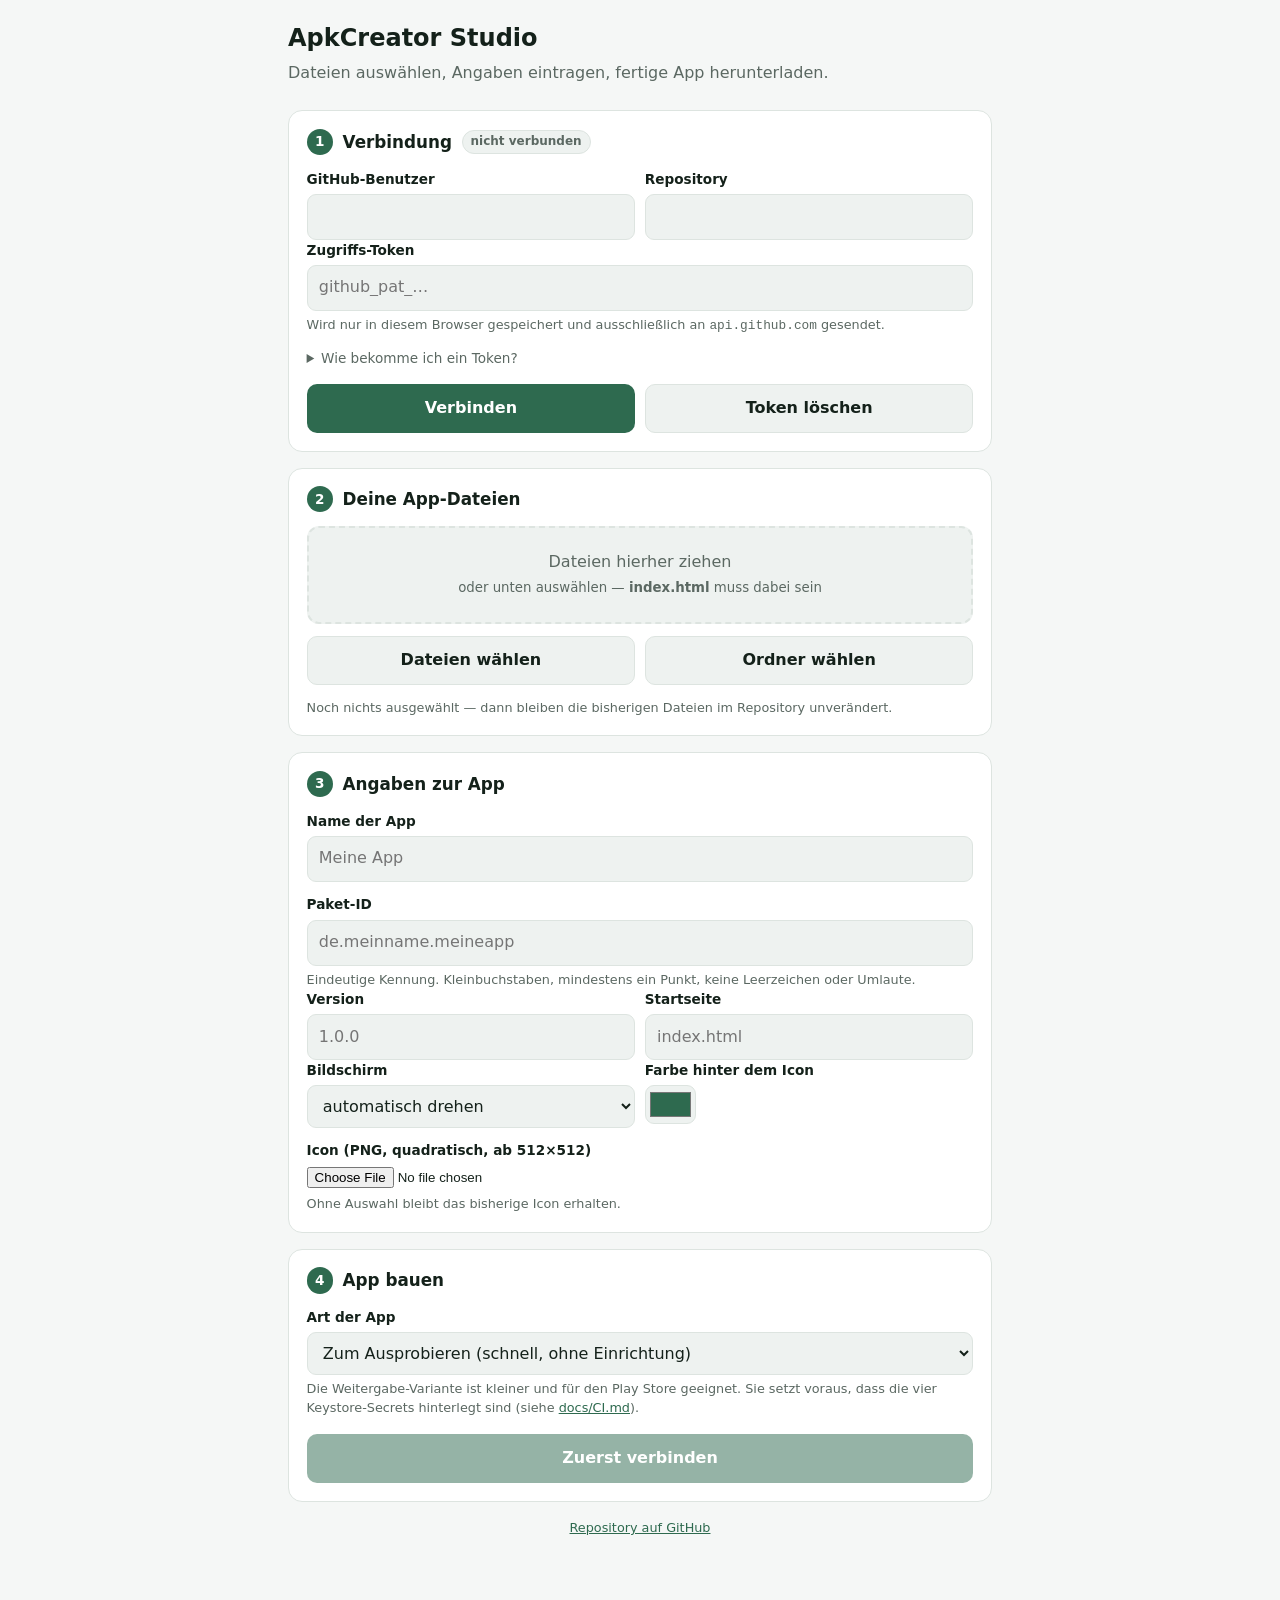
<file: docs/index.html>
<!DOCTYPE html>
<html lang="de">
<head>
<meta charset="utf-8">
<meta name="viewport" content="width=device-width, initial-scale=1, viewport-fit=cover">
<title>ApkCreator Studio</title>
<style>
:root {
  color-scheme: light dark;
  --bg: #f5f7f6; --surface: #fff; --surface2: #eef2f0;
  --text: #14211a; --muted: #5b6862; --border: #dde4e0;
  --accent: #2e6a4f; --accent-text: #fff;
  --ok: #1e7a4d; --warn: #8a6100; --err: #b3261e;
}
@media (prefers-color-scheme: dark) {
  :root {
    --bg: #0f1412; --surface: #171d1a; --surface2: #1f2724;
    --text: #e6ece8; --muted: #a3b0aa; --border: #2b3430;
    --accent: #7fcfa6; --accent-text: #0b1410;
    --ok: #7fcfa6; --warn: #e0b463; --err: #ef9a93;
  }
}
* { box-sizing: border-box; }
body {
  margin: 0; background: var(--bg); color: var(--text);
  font-family: system-ui, -apple-system, "Segoe UI", Roboto, sans-serif;
  line-height: 1.55;
}
.wrap { max-width: 46rem; margin: 0 auto; padding: 1.25rem 1rem 4rem; }
header h1 { font-size: 1.5rem; margin: 0 0 .25rem; }
header p { color: var(--muted); margin: 0 0 1.5rem; }
.step {
  background: var(--surface); border: 1px solid var(--border);
  border-radius: 14px; padding: 1.1rem; margin-bottom: 1rem;
}
.step > h2 {
  font-size: 1.05rem; margin: 0 0 .85rem;
  display: flex; align-items: center; gap: .6rem;
}
.num {
  flex: 0 0 auto; width: 1.65rem; height: 1.65rem; border-radius: 50%;
  background: var(--accent); color: var(--accent-text);
  display: grid; place-items: center; font-size: .85rem; font-weight: 700;
}
label { display: block; font-size: .85rem; font-weight: 600; margin: .8rem 0 .25rem; }
label:first-of-type { margin-top: 0; }
.hint { font-size: .8rem; color: var(--muted); margin: .25rem 0 0; }
input[type=text], input[type=password], input[type=number], select {
  width: 100%; padding: .6rem .7rem; font: inherit;
  color: var(--text); background: var(--surface2);
  border: 1px solid var(--border); border-radius: 9px;
}
input[type=color] {
  width: 3.2rem; height: 2.4rem; padding: 2px; vertical-align: middle;
  background: var(--surface2); border: 1px solid var(--border); border-radius: 9px;
}
input.bad { border-color: var(--err); }
.row { display: flex; gap: .6rem; flex-wrap: wrap; }
.row > * { flex: 1 1 9rem; }
button {
  appearance: none; font: inherit; font-weight: 600; cursor: pointer;
  padding: .7rem 1rem; border-radius: 10px; border: 1px solid var(--border);
  background: var(--surface2); color: var(--text);
}
button.primary { background: var(--accent); color: var(--accent-text); border-color: transparent; }
button.wide { width: 100%; }
button:disabled { opacity: .5; cursor: not-allowed; }
.drop {
  border: 2px dashed var(--border); border-radius: 12px;
  padding: 1.4rem 1rem; text-align: center; color: var(--muted);
  background: var(--surface2);
}
.drop.over { border-color: var(--accent); color: var(--text); }
.files { list-style: none; margin: .8rem 0 0; padding: 0; font-size: .85rem; }
.files li {
  display: flex; justify-content: space-between; gap: .5rem;
  padding: .3rem 0; border-bottom: 1px solid var(--border);
}
.files li span:last-child { color: var(--muted); white-space: nowrap; }
.badge {
  display: inline-block; font-size: .75rem; padding: .1rem .5rem;
  border-radius: 999px; background: var(--surface2); color: var(--muted);
  border: 1px solid var(--border);
}
#log {
  font-family: ui-monospace, SFMono-Regular, Menlo, monospace;
  font-size: .8rem; background: var(--surface2); border: 1px solid var(--border);
  border-radius: 10px; padding: .7rem; margin-top: .9rem;
  max-height: 16rem; overflow: auto; white-space: pre-wrap; word-break: break-word;
}
#log:empty { display: none; }
.ok { color: var(--ok); } .warn { color: var(--warn); } .err { color: var(--err); }
details { margin-top: .8rem; }
summary { cursor: pointer; font-size: .85rem; color: var(--muted); }
a { color: var(--accent); }
.sr { position: absolute; width: 1px; height: 1px; overflow: hidden; clip: rect(0 0 0 0); }
</style>
</head>
<body>
<div class="wrap">

<header>
  <h1>ApkCreator Studio</h1>
  <p>Dateien auswählen, Angaben eintragen, fertige App herunterladen.</p>
</header>

<!-- ============================ 1. Verbindung ============================ -->
<section class="step">
  <h2><span class="num">1</span> Verbindung <span id="connBadge" class="badge">nicht verbunden</span></h2>

  <div class="row">
    <div><label for="owner">GitHub-Benutzer</label><input type="text" id="owner" autocomplete="off" spellcheck="false"></div>
    <div><label for="repo">Repository</label><input type="text" id="repo" autocomplete="off" spellcheck="false"></div>
  </div>

  <label for="token">Zugriffs-Token</label>
  <input type="password" id="token" autocomplete="off" spellcheck="false" placeholder="github_pat_…">
  <p class="hint">
    Wird nur in diesem Browser gespeichert und ausschließlich an
    <code>api.github.com</code> gesendet.
  </p>

  <details>
    <summary>Wie bekomme ich ein Token?</summary>
    <p class="hint">
      1. Öffne <a href="https://github.com/settings/personal-access-tokens/new" target="_blank" rel="noopener">Fine-grained&nbsp;Token&nbsp;anlegen</a><br>
      2. Bei <em>Repository access</em> dieses Repository auswählen<br>
      3. Bei <em>Permissions → Repository permissions</em> setzen:<br>
      &nbsp;&nbsp;• <strong>Contents</strong>: Read and write<br>
      &nbsp;&nbsp;• <strong>Actions</strong>: Read and write<br>
      4. Token erzeugen und hier einfügen
    </p>
  </details>

  <div class="row" style="margin-top:.9rem">
    <button id="connect" class="primary">Verbinden</button>
    <button id="forget">Token löschen</button>
  </div>
</section>

<!-- ============================= 2. Dateien ============================= -->
<section class="step">
  <h2><span class="num">2</span> Deine App-Dateien</h2>

  <div class="drop" id="drop">
    Dateien hierher ziehen<br>
    <small>oder unten auswählen — <strong>index.html</strong> muss dabei sein</small>
  </div>

  <div class="row" style="margin-top:.7rem">
    <button id="pickFiles">Dateien wählen</button>
    <button id="pickFolder">Ordner wählen</button>
  </div>
  <input type="file" id="fileInput" multiple class="sr">
  <input type="file" id="folderInput" webkitdirectory directory multiple class="sr">

  <ul class="files" id="fileList"></ul>
  <p class="hint" id="fileNote">Noch nichts ausgewählt — dann bleiben die bisherigen Dateien im Repository unverändert.</p>
</section>

<!-- =========================== 3. App-Angaben =========================== -->
<section class="step">
  <h2><span class="num">3</span> Angaben zur App</h2>

  <label for="appName">Name der App</label>
  <input type="text" id="appName" placeholder="Meine App">

  <label for="packageId">Paket-ID</label>
  <input type="text" id="packageId" placeholder="de.meinname.meineapp" autocomplete="off" spellcheck="false">
  <p class="hint" id="pkgHint">Eindeutige Kennung. Kleinbuchstaben, mindestens ein Punkt, keine Leerzeichen oder Umlaute.</p>

  <div class="row">
    <div><label for="versionName">Version</label><input type="text" id="versionName" placeholder="1.0.0"></div>
    <div><label for="startUrl">Startseite</label><input type="text" id="startUrl" placeholder="index.html"></div>
  </div>

  <div class="row">
    <div>
      <label for="orientation">Bildschirm</label>
      <select id="orientation">
        <option value="unspecified">automatisch drehen</option>
        <option value="portrait">immer hochkant</option>
        <option value="landscape">immer quer</option>
      </select>
    </div>
    <div>
      <label for="iconColor">Farbe hinter dem Icon</label>
      <input type="color" id="iconColor" value="#2e6a4f">
    </div>
  </div>

  <label for="iconInput">Icon (PNG, quadratisch, ab 512×512)</label>
  <input type="file" id="iconInput" accept="image/png">
  <p class="hint" id="iconNote">Ohne Auswahl bleibt das bisherige Icon erhalten.</p>
</section>

<!-- ============================== 4. Bauen ============================== -->
<section class="step">
  <h2><span class="num">4</span> App bauen</h2>

  <label for="buildKind">Art der App</label>
  <select id="buildKind">
    <option value="debug">Zum Ausprobieren (schnell, ohne Einrichtung)</option>
    <option value="release">Zum Weitergeben (signiert, benötigt eingerichtete Secrets)</option>
  </select>
  <p class="hint" id="kindNote">
    Die Weitergabe-Variante ist kleiner und für den Play Store geeignet.
    Sie setzt voraus, dass die vier Keystore-Secrets hinterlegt sind
    (siehe <a id="ciLink" href="https://github.com/" target="_blank" rel="noopener">docs/CI.md</a>).
  </p>

  <button id="build" class="primary wide" style="margin-top:1rem" disabled>Zuerst verbinden</button>
  <div id="log"></div>
  <div id="result"></div>
</section>

<p class="hint" style="text-align:center">
  <a href="https://github.com/" id="repoLink" target="_blank" rel="noopener">Repository auf GitHub</a>
</p>

</div>

<script>
(() => {
'use strict';

const API = 'https://api.github.com';
const LS = 'apkcreator.studio';
const $ = (id) => document.getElementById(id);

const state = {
  owner: '', repo: '', token: '', branch: 'main',
  connected: false,
  files: [],        // { path, file }
  icon: null,       // File
  // Bestehende apkcreator.json aus dem Repository. Beim Bauen werden nur die
  // Felder ueberschrieben, die die Oberflaeche anbietet - alles andere
  // (z. B. ein selbst gesetzter versionCode) bleibt erhalten.
  baseConfig: {},
};

// ------------------------------------------------------------------ Logging
function log(msg, cls) {
  const el = $('log');
  const line = document.createElement('div');
  if (cls) line.className = cls;
  line.textContent = msg;
  el.appendChild(line);
  el.scrollTop = el.scrollHeight;
}
function clearLog() { $('log').textContent = ''; $('result').textContent = ''; }
const sleep = (ms) => new Promise((r) => setTimeout(r, ms));

// ---------------------------------------------------------------- GitHub API
function repoUrl(path) {
  const base = `${API}/repos/${state.owner}/${state.repo}`;
  // Ohne diese Fallunterscheidung entstuende beim Verbinden (path === '')
  // die Adresse ".../ApkCreator/" mit abschliessendem Schraegstrich. Darauf
  // antwortet GitHub mit 400 und OHNE CORS-Header - der Browser kann die
  // Antwort dann nicht lesen und meldet nur das nichtssagende
  // "Failed to fetch".
  return path ? `${base}/${path}` : base;
}

async function api(path, opts = {}) {
  let res;
  try {
    res = await fetch(repoUrl(path), {
      method: opts.method || 'GET',
      headers: {
        'Authorization': `Bearer ${state.token}`,
        'Accept': 'application/vnd.github+json',
        'X-GitHub-Api-Version': '2022-11-28',
        ...(opts.body ? { 'Content-Type': 'application/json' } : {}),
      },
      body: opts.body ? JSON.stringify(opts.body) : undefined,
    });
  } catch (netError) {
    // fetch wirft nur bei Netzwerk- oder CORS-Problemen, nie bei HTTP-Fehlern.
    throw new Error(
      `Keine Verbindung zu api.github.com möglich (${netError.message}). ` +
      'Prüfe die Internetverbindung; blockiert eventuell ein Werbeblocker oder ein Firmennetz die Anfrage?',
    );
  }
  if (!res.ok) {
    let detail = '';
    try { detail = (await res.json()).message || ''; } catch { /* leerer Body */ }
    throw new Error(`${res.status} ${res.statusText}${detail ? ' – ' + detail : ''}`);
  }
  return res.status === 204 ? null : res.json();
}

// ------------------------------------------------------------------- Base64
function toBase64(buffer) {
  const bytes = new Uint8Array(buffer);
  let binary = '';
  const CHUNK = 0x8000;                       // grosse Dateien nicht auf einmal
  for (let i = 0; i < bytes.length; i += CHUNK) {
    binary += String.fromCharCode.apply(null, bytes.subarray(i, i + CHUNK));
  }
  return btoa(binary);
}
const readFile = (file) => new Promise((resolve, reject) => {
  const r = new FileReader();
  r.onload = () => resolve(r.result);
  r.onerror = () => reject(new Error(`Datei nicht lesbar: ${file.name}`));
  r.readAsArrayBuffer(file);
});

// --------------------------------------------------------------- Persistenz
function save() {
  const keep = {
    owner: state.owner, repo: state.repo, token: state.token,
    appName: $('appName').value, packageId: $('packageId').value,
    versionName: $('versionName').value, startUrl: $('startUrl').value,
    orientation: $('orientation').value, iconColor: $('iconColor').value,
  };
  try { localStorage.setItem(LS, JSON.stringify(keep)); } catch { /* Privatmodus */ }
}
function load() {
  let saved = {};
  try { saved = JSON.parse(localStorage.getItem(LS) || '{}'); } catch { /* kaputt */ }

  // Aus der Adresse ableiten: benutzer.github.io/Repo/
  // Nur auf GitHub Pages - sonst wuerde beim lokalen Oeffnen ueber file://
  // ein beliebiges Pfadstueck als Repository-Name erscheinen.
  const onPages = location.hostname.endsWith('.github.io');
  const host = onPages ? location.hostname.replace('.github.io', '') : '';
  const seg = onPages ? (location.pathname.split('/').filter(Boolean)[0] || '') : '';

  $('owner').value = saved.owner || host;
  $('repo').value = saved.repo || seg;
  $('token').value = saved.token || '';
  $('appName').value = saved.appName || '';
  $('packageId').value = saved.packageId || '';
  $('versionName').value = saved.versionName || '';
  $('startUrl').value = saved.startUrl || '';
  if (saved.orientation) $('orientation').value = saved.orientation;
  if (saved.iconColor) $('iconColor').value = saved.iconColor;
}

// -------------------------------------------------------------- Validierung
const PKG = /^[a-z][a-z0-9_]*(\.[a-z0-9_]+)+$/i;
function checkPackage() {
  const v = $('packageId').value.trim();
  const bad = v !== '' && !PKG.test(v);
  $('packageId').classList.toggle('bad', bad);
  $('pkgHint').className = bad ? 'hint err' : 'hint';
  $('pkgHint').textContent = bad
    ? `„${v}" ist keine gültige Paket-ID. Beispiel: de.meinname.meineapp`
    : 'Eindeutige Kennung. Kleinbuchstaben, mindestens ein Punkt, keine Leerzeichen oder Umlaute.';
  return !bad;
}

// ------------------------------------------------------------ Dateiauswahl
function setFiles(list) {
  const picked = Array.from(list);
  if (!picked.length) return;

  // Bei Ordnerauswahl liefert der Browser Pfade wie "meinordner/index.html".
  // Der oberste Ordner gehoert nicht in die App - er wird entfernt, sonst
  // liegt index.html eine Ebene zu tief und die App bliebe leer.
  let paths = picked.map((f) => f.webkitRelativePath || f.name);
  const tops = new Set(paths.map((p) => (p.includes('/') ? p.split('/')[0] : null)));
  if (tops.size === 1 && !tops.has(null)) {
    paths = paths.map((p) => p.split('/').slice(1).join('/'));
  }

  state.files = picked
    .map((file, i) => ({ path: paths[i], file }))
    .filter((e) => e.path && !e.path.startsWith('.') && !e.path.includes('/.'));

  renderFiles();
}
function renderFiles() {
  const ul = $('fileList');
  ul.textContent = '';
  const hasIndex = state.files.some((e) => e.path === $('startUrl').value.trim() || e.path === 'index.html');

  for (const e of state.files.slice(0, 40)) {
    const li = document.createElement('li');
    const a = document.createElement('span'); a.textContent = e.path;
    const b = document.createElement('span'); b.textContent = `${Math.max(1, Math.round(e.file.size / 1024))} kB`;
    li.append(a, b); ul.appendChild(li);
  }
  if (state.files.length > 40) {
    const li = document.createElement('li');
    li.textContent = `… und ${state.files.length - 40} weitere`;
    ul.appendChild(li);
  }

  const note = $('fileNote');
  if (!state.files.length) {
    note.className = 'hint';
    note.textContent = 'Noch nichts ausgewählt — dann bleiben die bisherigen Dateien im Repository unverändert.';
  } else if (!hasIndex) {
    note.className = 'hint err';
    note.textContent = 'Achtung: keine index.html dabei. Die App würde nur den Hinweisbildschirm zeigen.';
  } else {
    note.className = 'hint ok';
    note.textContent = `${state.files.length} Datei(en) bereit. Sie ersetzen den bisherigen Inhalt von webapp/.`;
  }
}

// ------------------------------------------------------------------ Verbinden
async function connect() {
  state.owner = $('owner').value.trim();
  state.repo = $('repo').value.trim();
  state.token = $('token').value.trim();
  clearLog();

  if (!state.owner || !state.repo || !state.token) {
    log('Bitte Benutzer, Repository und Token ausfüllen.', 'err');
    return;
  }
  try {
    log('Verbinde …');
    const info = await api('');
    state.branch = info.default_branch || 'main';
    state.connected = true;
    $('connBadge').textContent = `${info.full_name} · ${state.branch}`;
    $('connBadge').className = 'badge ok';
    $('build').disabled = false;
    $('build').textContent = 'App bauen';
    $('repoLink').href = info.html_url;
    // Auf GitHub Pages wandelt Jekyll .md in .html um - ein relativer Link
    // auf CI.md liefe ins Leere. Darum auf die Datei im Repository zeigen.
    $('ciLink').href = `${info.html_url}/blob/${state.branch}/docs/CI.md`;
    log('Verbunden.', 'ok');

    // Vorhandene Konfiguration uebernehmen, damit die Felder stimmen.
    try {
      const f = await api(`contents/apkcreator.json?ref=${state.branch}`);
      const cfg = JSON.parse(decodeURIComponent(escape(atob(f.content.replace(/\n/g, '')))));
      state.baseConfig = cfg;
      if (!$('appName').value) $('appName').value = cfg.appName || '';
      if (!$('packageId').value) $('packageId').value = cfg.packageId || '';
      if (!$('versionName').value) $('versionName').value = cfg.versionName || '';
      if (!$('startUrl').value) $('startUrl').value = cfg.startUrl || 'index.html';
      if (cfg.orientation) $('orientation').value = cfg.orientation;
      if (cfg.iconBackgroundColor) $('iconColor').value = cfg.iconBackgroundColor;
      log('Bisherige Einstellungen übernommen.');
    } catch {
      log('Keine apkcreator.json gefunden – es gelten Standardwerte.', 'warn');
    }
    save();
  } catch (e) {
    state.connected = false;
    $('connBadge').textContent = 'nicht verbunden';
    $('connBadge').className = 'badge err';
    log(`Verbindung fehlgeschlagen: ${e.message}`, 'err');
    if (String(e.message).startsWith('404')) {
      log('Prüfe Benutzer/Repository und ob das Token Zugriff auf genau dieses Repository hat.', 'warn');
    }
  }
}

// -------------------------------------------------------------- Commit bauen
async function pushChanges(entries, replaceWebapp) {
  const ref = await api(`git/ref/heads/${state.branch}`);
  const baseSha = ref.object.sha;
  const baseCommit = await api(`git/commits/${baseSha}`);
  const baseTree = baseCommit.tree.sha;

  const tree = [];

  if (replaceWebapp) {
    // Alte webapp-Dateien entfernen, die nicht neu hochgeladen wurden -
    // sonst blieben Reste der vorherigen App in der APK zurueck.
    const full = await api(`git/trees/${baseTree}?recursive=1`);
    const incoming = new Set(entries.map((e) => e.path));
    for (const item of full.tree) {
      if (item.type !== 'blob') continue;
      if (!item.path.startsWith('webapp/')) continue;
      if (item.path === 'webapp/README.md') continue;   // Anleitung behalten
      if (incoming.has(item.path)) continue;
      tree.push({ path: item.path, mode: item.mode, type: 'blob', sha: null });
    }
    if (tree.length) log(`${tree.length} alte Datei(en) werden ersetzt.`);
  }

  let n = 0;
  for (const e of entries) {
    const blob = await api('git/blobs', {
      method: 'POST',
      body: { content: e.base64, encoding: 'base64' },
    });
    tree.push({ path: e.path, mode: '100644', type: 'blob', sha: blob.sha });
    n += 1;
    if (n % 5 === 0 || n === entries.length) log(`… ${n}/${entries.length} hochgeladen`);
  }

  if (!tree.length) return null;

  const newTree = await api('git/trees', { method: 'POST', body: { base_tree: baseTree, tree } });
  if (newTree.sha === baseTree) return null;               // nichts geaendert

  const commit = await api('git/commits', {
    method: 'POST',
    body: { message: 'Studio: App-Dateien und Einstellungen aktualisiert', tree: newTree.sha, parents: [baseSha] },
  });
  await api(`git/refs/heads/${state.branch}`, { method: 'PATCH', body: { sha: commit.sha } });
  return commit.sha;
}

// ------------------------------------------------------------------ Warten
async function waitForRun(sha) {
  for (let i = 0; i < 40; i++) {
    const r = await api(`actions/runs?head_sha=${sha}&per_page=5`);
    const run = (r.workflow_runs || [])[0];
    if (run) return run;
    await sleep(3000);
  }
  throw new Error('Es wurde kein Build gestartet. Sind GitHub Actions im Repository aktiviert?');
}
async function waitUntilDone(runId) {
  let last = '';
  for (let i = 0; i < 200; i++) {
    const run = await api(`actions/runs/${runId}`);
    if (run.status !== last) { log(`Build: ${run.status}`); last = run.status; }
    if (run.status === 'completed') return run;
    await sleep(5000);
  }
  throw new Error('Zeitüberschreitung – der Build läuft eventuell noch.');
}

// --------------------------------------------------------------- ZIP -> APK
async function apkFromZip(buffer) {
  const dv = new DataView(buffer);
  let eocd = -1;
  for (let i = buffer.byteLength - 22; i >= 0 && i > buffer.byteLength - 22 - 65536; i--) {
    if (dv.getUint32(i, true) === 0x06054b50) { eocd = i; break; }
  }
  if (eocd < 0) throw new Error('Unerwartetes Archivformat.');

  const count = dv.getUint16(eocd + 10, true);
  let off = dv.getUint32(eocd + 16, true);

  for (let n = 0; n < count; n++) {
    if (dv.getUint32(off, true) !== 0x02014b50) break;
    const method = dv.getUint16(off + 10, true);
    const compSize = dv.getUint32(off + 20, true);
    const nameLen = dv.getUint16(off + 28, true);
    const extraLen = dv.getUint16(off + 30, true);
    const commentLen = dv.getUint16(off + 32, true);
    const localOff = dv.getUint32(off + 42, true);
    const name = new TextDecoder().decode(new Uint8Array(buffer, off + 46, nameLen));
    off += 46 + nameLen + extraLen + commentLen;

    if (!name.toLowerCase().endsWith('.apk')) continue;

    const ldv = new DataView(buffer, localOff, 30);
    const dataStart = localOff + 30 + ldv.getUint16(26, true) + ldv.getUint16(28, true);
    const raw = buffer.slice(dataStart, dataStart + compSize);

    if (method === 0) return { name, bytes: new Uint8Array(raw) };
    if (method === 8) {
      const stream = new Blob([raw]).stream().pipeThrough(new DecompressionStream('deflate-raw'));
      return { name, bytes: new Uint8Array(await new Response(stream).arrayBuffer()) };
    }
    throw new Error(`Unbekannte Komprimierung (${method}).`);
  }
  return null;
}

function offerDownload(name, bytes) {
  const url = URL.createObjectURL(new Blob([bytes], { type: 'application/vnd.android.package-archive' }));
  const a = document.createElement('a');
  a.href = url; a.download = name;
  a.textContent = `⬇ ${name} herunterladen (${(bytes.length / 1048576).toFixed(1)} MB)`;
  a.className = 'badge';
  a.style.cssText = 'display:block;text-align:center;padding:.8rem;margin-top:.9rem;font-size:1rem;font-weight:700;background:var(--accent);color:var(--accent-text);border:none';
  $('result').appendChild(a);
  setTimeout(() => URL.revokeObjectURL(url), 10 * 60 * 1000);
}

async function deliver(run) {
  const arts = await api(`actions/runs/${run.id}/artifacts`);
  const art = (arts.artifacts || []).find((a) => a.name.startsWith('apk-'));
  if (!art) throw new Error('Der Build hat keine APK erzeugt.');

  log('Lade APK …');
  const res = await fetch(`${API}/repos/${state.owner}/${state.repo}/actions/artifacts/${art.id}/zip`, {
    headers: { 'Authorization': `Bearer ${state.token}`, 'Accept': 'application/vnd.github+json' },
  });
  if (!res.ok) throw new Error(`Download fehlgeschlagen (${res.status}).`);

  const found = await apkFromZip(await res.arrayBuffer());
  if (!found) throw new Error('Im Archiv war keine APK.');
  log('Fertig.', 'ok');
  offerDownload(found.name, found.bytes);
}

function linkToRun(run) {
  const a = document.createElement('a');
  a.href = run.html_url; a.target = '_blank'; a.rel = 'noopener';
  a.textContent = 'Build auf GitHub öffnen';
  a.className = 'hint';
  a.style.cssText = 'display:block;text-align:center;margin-top:.7rem';
  $('result').appendChild(a);
}

// -------------------------------------------------------------------- Bauen
async function build() {
  if (!state.connected) return;
  if (!checkPackage()) { log('Bitte zuerst die Paket-ID korrigieren.', 'err'); return; }

  const btn = $('build');
  btn.disabled = true; btn.textContent = 'läuft …';
  clearLog();

  try {
    const cfg = {
      // Vorhandene Werte als Grundlage, damit selbst gesetzte Felder wie
      // versionCode nicht bei jedem Bauen zurueckgesetzt werden.
      versionCode: 1,
      openExternalLinksInBrowser: true,
      ...state.baseConfig,
      appName: $('appName').value.trim() || 'Meine App',
      packageId: $('packageId').value.trim() || 'de.meinefirma.meineapp',
      versionName: $('versionName').value.trim() || '1.0.0',
      startUrl: $('startUrl').value.trim() || 'index.html',
      iconBackgroundColor: $('iconColor').value,
      orientation: $('orientation').value,
    };

    const entries = [{
      path: 'apkcreator.json',
      base64: btoa(unescape(encodeURIComponent(JSON.stringify(cfg, null, 2) + '\n'))),
    }];

    for (const e of state.files) {
      entries.push({ path: `webapp/${e.path}`, base64: toBase64(await readFile(e.file)) });
    }
    if (state.icon) {
      entries.push({ path: 'branding/icon.png', base64: toBase64(await readFile(state.icon)) });
    }

    log(`Übertrage ${entries.length} Datei(en) …`);
    const sha = await pushChanges(entries, state.files.length > 0);

    if (!sha) {
      log('Nichts geändert – es gibt nichts Neues zu bauen.', 'warn');
      return;
    }
    log(`Commit ${sha.slice(0, 7)} erstellt.`, 'ok');

    if ($('buildKind').value === 'release') {
      const tag = `v${cfg.versionName}`;
      log(`Erzeuge Release ${tag} …`);
      try {
        await api('git/refs', { method: 'POST', body: { ref: `refs/tags/${tag}`, sha } });
      } catch (e) {
        throw new Error(
          String(e.message).includes('already exists')
            ? `Die Version ${cfg.versionName} gibt es schon. Erhöhe die Versionsnummer.`
            : e.message,
        );
      }
    }

    log('Warte auf den Build …');
    const started = await waitForRun(sha);
    linkToRun(started);
    const done = await waitUntilDone(started.id);

    if (done.conclusion !== 'success') {
      log(`Build fehlgeschlagen (${done.conclusion}). Details über den Link unten.`, 'err');
      return;
    }
    await deliver(done);
  } catch (e) {
    log(e.message, 'err');
  } finally {
    btn.disabled = false; btn.textContent = 'App bauen';
  }
}

// ------------------------------------------------------------------- Events
$('connect').addEventListener('click', connect);
$('forget').addEventListener('click', () => {
  try { localStorage.removeItem(LS); } catch { /* egal */ }
  $('token').value = '';
  state.token = ''; state.connected = false;
  $('build').disabled = true; $('build').textContent = 'Zuerst verbinden';
  $('connBadge').textContent = 'nicht verbunden'; $('connBadge').className = 'badge';
  clearLog(); log('Token gelöscht.');
});
$('build').addEventListener('click', build);
$('packageId').addEventListener('input', checkPackage);
$('startUrl').addEventListener('input', renderFiles);
for (const id of ['appName', 'packageId', 'versionName', 'startUrl', 'orientation', 'iconColor', 'owner', 'repo']) {
  $(id).addEventListener('change', save);
}

$('pickFiles').addEventListener('click', () => $('fileInput').click());
$('pickFolder').addEventListener('click', () => $('folderInput').click());
$('fileInput').addEventListener('change', (e) => setFiles(e.target.files));
$('folderInput').addEventListener('change', (e) => setFiles(e.target.files));
$('iconInput').addEventListener('change', (e) => {
  state.icon = e.target.files[0] || null;
  $('iconNote').className = state.icon ? 'hint ok' : 'hint';
  $('iconNote').textContent = state.icon
    ? `${state.icon.name} wird als Launcher-Icon verwendet.`
    : 'Ohne Auswahl bleibt das bisherige Icon erhalten.';
});

const drop = $('drop');
['dragenter', 'dragover'].forEach((t) => drop.addEventListener(t, (e) => {
  e.preventDefault(); drop.classList.add('over');
}));
['dragleave', 'drop'].forEach((t) => drop.addEventListener(t, () => drop.classList.remove('over')));
drop.addEventListener('drop', (e) => { e.preventDefault(); setFiles(e.dataTransfer.files); });
drop.addEventListener('click', () => $('fileInput').click());

load();
checkPackage();
if ($('owner').value && $('repo').value && $('token').value) connect();
})();
</script>
</body>
</html>
</file>
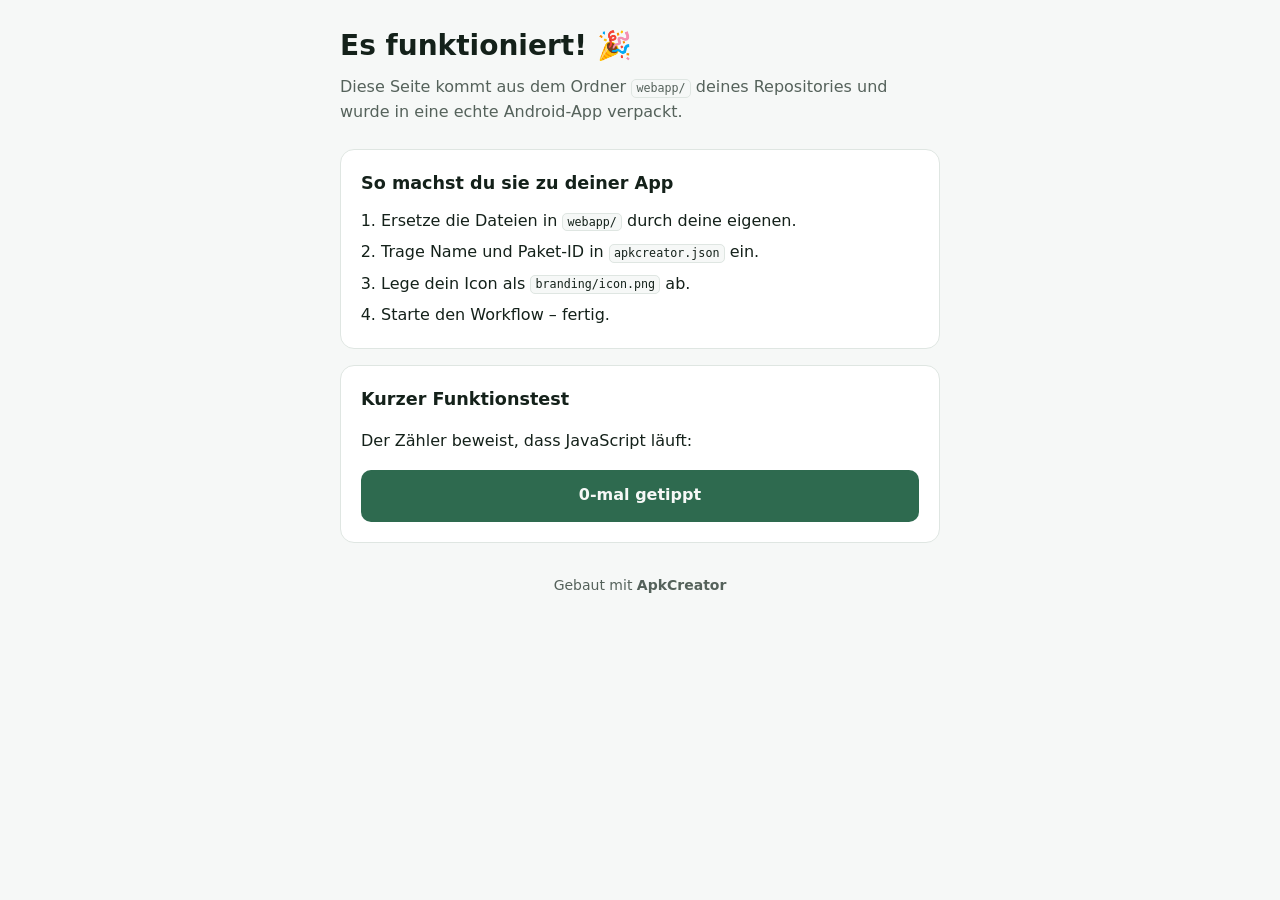
<file: webapp/index.html>
<!DOCTYPE html>
<html lang="de">
<head>
    <meta charset="utf-8">
    <meta name="viewport" content="width=device-width, initial-scale=1, viewport-fit=cover">
    <title>Meine App</title>
    <link rel="stylesheet" href="style.css">
</head>
<body>
    <main>
        <h1>Es funktioniert! 🎉</h1>
        <p class="lead">
            Diese Seite kommt aus dem Ordner <code>webapp/</code> deines
            Repositories und wurde in eine echte Android-App verpackt.
        </p>

        <section class="card">
            <h2>So machst du sie zu deiner App</h2>
            <ol>
                <li>Ersetze die Dateien in <code>webapp/</code> durch deine eigenen.</li>
                <li>Trage Name und Paket-ID in <code>apkcreator.json</code> ein.</li>
                <li>Lege dein Icon als <code>branding/icon.png</code> ab.</li>
                <li>Starte den Workflow – fertig.</li>
            </ol>
        </section>

        <section class="card">
            <h2>Kurzer Funktionstest</h2>
            <p>Der Zähler beweist, dass JavaScript läuft:</p>
            <button id="counter" type="button">0-mal getippt</button>
        </section>

        <footer>
            Gebaut mit <strong>ApkCreator</strong>
        </footer>
    </main>

    <script src="app.js"></script>
</body>
</html>
</file>
<file: webapp/style.css>
:root {
    color-scheme: light dark;
    --bg: #f6f8f7;
    --surface: #ffffff;
    --text: #14211a;
    --muted: #55625b;
    --accent: #2e6a4f;
    --border: #dfe6e2;
}

@media (prefers-color-scheme: dark) {
    :root {
        --bg: #111513;
        --surface: #1a201d;
        --text: #e6ece8;
        --muted: #a6b3ac;
        --accent: #97d5b0;
        --border: #2a322e;
    }
}

* {
    box-sizing: border-box;
}

body {
    margin: 0;
    padding: env(safe-area-inset-top) 0 env(safe-area-inset-bottom);
    background: var(--bg);
    color: var(--text);
    font-family: system-ui, -apple-system, "Segoe UI", Roboto, sans-serif;
    line-height: 1.55;
}

main {
    max-width: 40rem;
    margin: 0 auto;
    padding: 1.5rem 1.25rem 3rem;
}

h1 {
    font-size: 1.75rem;
    margin: 0 0 0.5rem;
}

h2 {
    font-size: 1.1rem;
    margin: 0 0 0.75rem;
}

.lead {
    color: var(--muted);
    margin: 0 0 1.5rem;
}

.card {
    background: var(--surface);
    border: 1px solid var(--border);
    border-radius: 14px;
    padding: 1.25rem;
    margin-bottom: 1rem;
}

ol {
    margin: 0;
    padding-left: 1.25rem;
}

li + li {
    margin-top: 0.4rem;
}

code {
    background: var(--bg);
    border: 1px solid var(--border);
    border-radius: 5px;
    padding: 0.1em 0.35em;
    font-size: 0.9em;
}

button {
    appearance: none;
    width: 100%;
    padding: 0.85rem 1rem;
    font: inherit;
    font-weight: 600;
    color: var(--bg);
    background: var(--accent);
    border: none;
    border-radius: 10px;
    cursor: pointer;
}

button:active {
    opacity: 0.85;
}

footer {
    margin-top: 2rem;
    text-align: center;
    color: var(--muted);
    font-size: 0.875rem;
}
</file>
